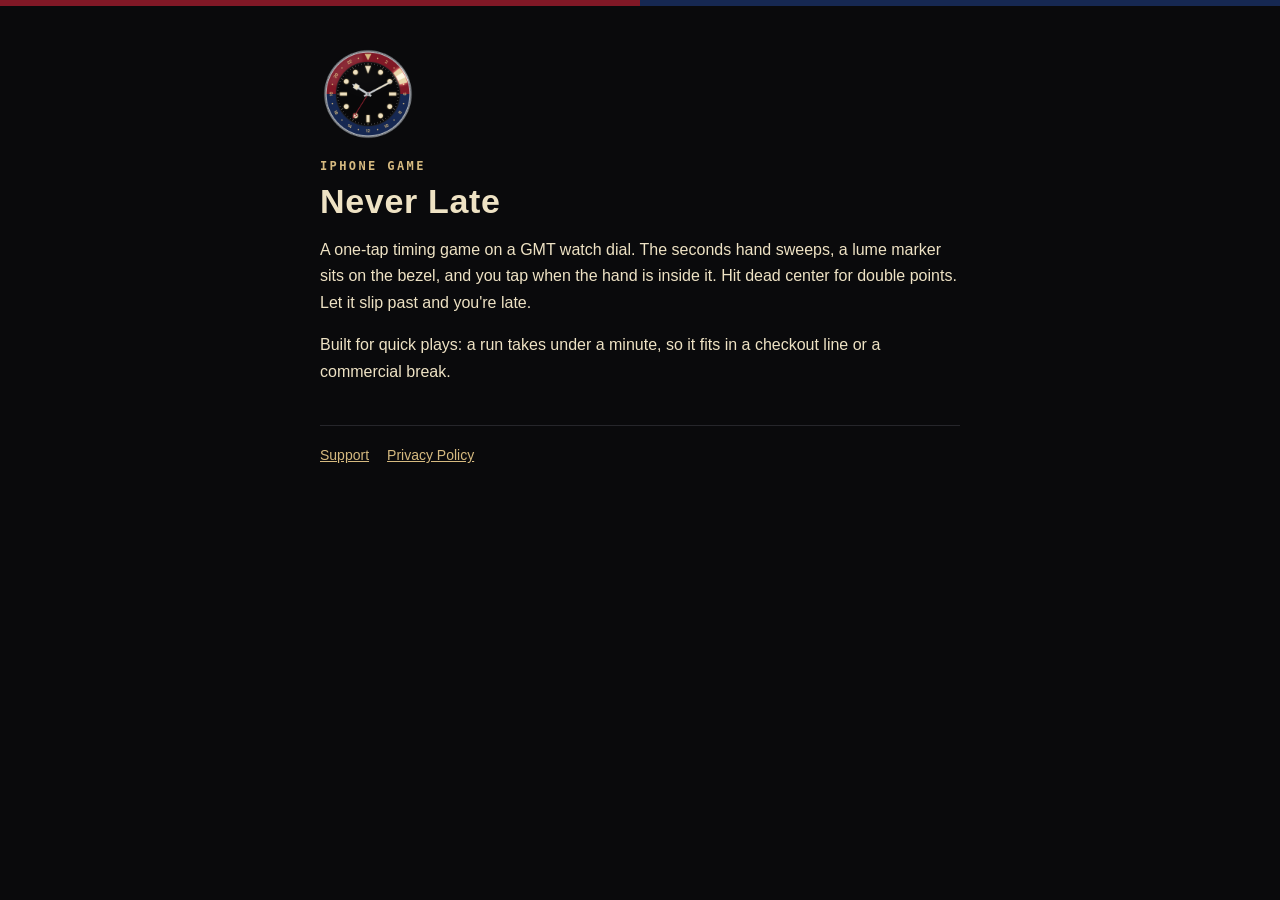
<file: docs/index.html>
<!doctype html>
<html lang="en">
<head>
<meta charset="utf-8">
<meta name="viewport" content="width=device-width, initial-scale=1, viewport-fit=cover">
<title>Never Late</title>
<link rel="stylesheet" href="style.css">
</head>
<body>
<div class="band"></div>
<main>
  <img class="icon" src="icon.png" alt="Never Late app icon">
  <div class="eyebrow">iPhone game</div>
  <h1>Never Late</h1>
  <p>A one-tap timing game on a GMT watch dial. The seconds hand sweeps, a lume marker sits on the bezel, and you tap when the hand is inside it. Hit dead center for double points. Let it slip past and you're late.</p>
  <p>Built for quick plays: a run takes under a minute, so it fits in a checkout line or a commercial break.</p>
  <nav><a href="support.html">Support</a><a href="privacy.html">Privacy Policy</a></nav>
</main>
</body>
</html>
</file>
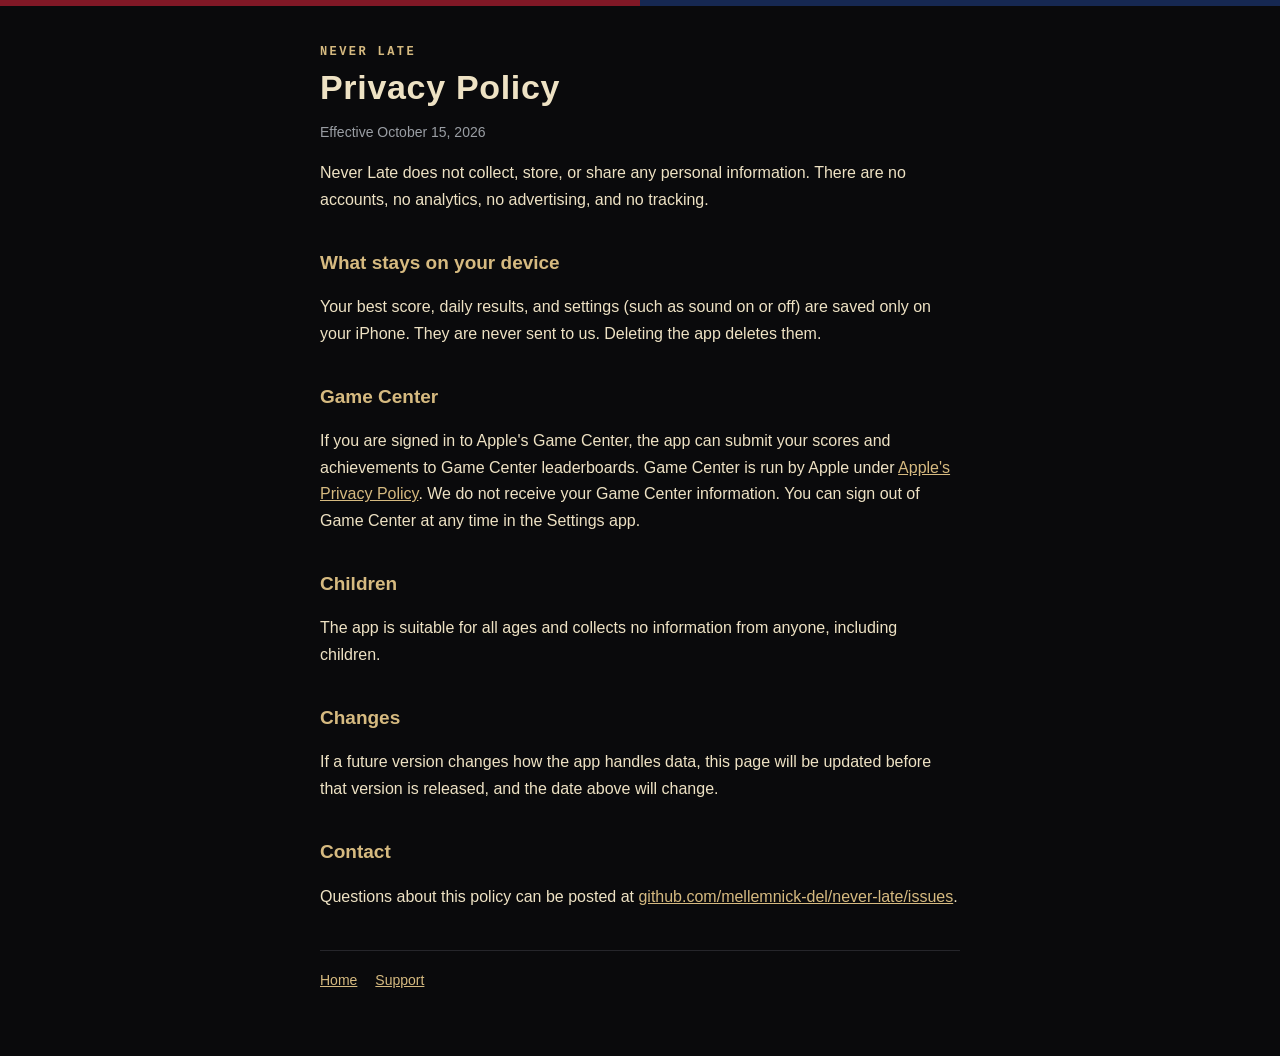
<file: docs/privacy.html>
<!doctype html>
<html lang="en">
<head>
<meta charset="utf-8">
<meta name="viewport" content="width=device-width, initial-scale=1, viewport-fit=cover">
<title>Never Late Privacy Policy</title>
<link rel="stylesheet" href="style.css">
</head>
<body>
<div class="band"></div>
<main>
  <div class="eyebrow">Never Late</div>
  <h1>Privacy Policy</h1>
  <p class="muted">Effective October 15, 2026</p>

  <p>Never Late does not collect, store, or share any personal information. There are no accounts, no analytics, no advertising, and no tracking.</p>

  <h2>What stays on your device</h2>
  <p>Your best score, daily results, and settings (such as sound on or off) are saved only on your iPhone. They are never sent to us. Deleting the app deletes them.</p>

  <h2>Game Center</h2>
  <p>If you are signed in to Apple's Game Center, the app can submit your scores and achievements to Game Center leaderboards. Game Center is run by Apple under <a href="https://www.apple.com/legal/privacy/">Apple's Privacy Policy</a>. We do not receive your Game Center information. You can sign out of Game Center at any time in the Settings app.</p>

  <h2>Children</h2>
  <p>The app is suitable for all ages and collects no information from anyone, including children.</p>

  <h2>Changes</h2>
  <p>If a future version changes how the app handles data, this page will be updated before that version is released, and the date above will change.</p>

  <h2>Contact</h2>
  <p>Questions about this policy can be posted at <a href="https://github.com/mellemnick-del/never-late/issues">github.com/mellemnick-del/never-late/issues</a>.</p>

  <nav><a href="index.html">Home</a><a href="support.html">Support</a></nav>
</main>
</body>
</html>
</file>
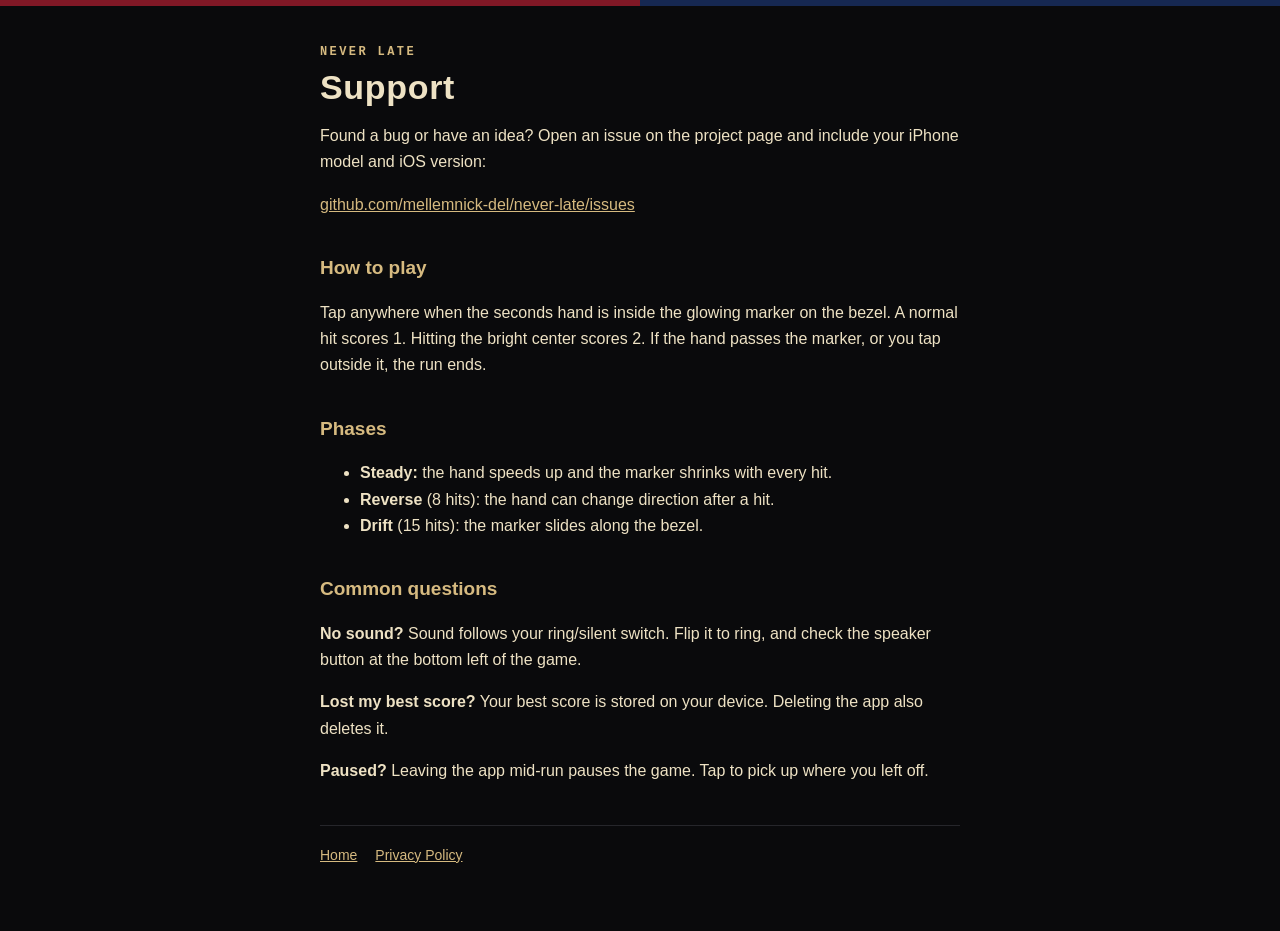
<file: docs/support.html>
<!doctype html>
<html lang="en">
<head>
<meta charset="utf-8">
<meta name="viewport" content="width=device-width, initial-scale=1, viewport-fit=cover">
<title>Never Late Support</title>
<link rel="stylesheet" href="style.css">
</head>
<body>
<div class="band"></div>
<main>
  <div class="eyebrow">Never Late</div>
  <h1>Support</h1>
  <p>Found a bug or have an idea? Open an issue on the project page and include your iPhone model and iOS version:</p>
  <p><a href="https://github.com/mellemnick-del/never-late/issues">github.com/mellemnick-del/never-late/issues</a></p>

  <h2>How to play</h2>
  <p>Tap anywhere when the seconds hand is inside the glowing marker on the bezel. A normal hit scores 1. Hitting the bright center scores 2. If the hand passes the marker, or you tap outside it, the run ends.</p>

  <h2>Phases</h2>
  <ul>
    <li><strong>Steady:</strong> the hand speeds up and the marker shrinks with every hit.</li>
    <li><strong>Reverse</strong> (8 hits): the hand can change direction after a hit.</li>
    <li><strong>Drift</strong> (15 hits): the marker slides along the bezel.</li>
  </ul>

  <h2>Common questions</h2>
  <p><strong>No sound?</strong> Sound follows your ring/silent switch. Flip it to ring, and check the speaker button at the bottom left of the game.</p>
  <p><strong>Lost my best score?</strong> Your best score is stored on your device. Deleting the app also deletes it.</p>
  <p><strong>Paused?</strong> Leaving the app mid-run pauses the game. Tap to pick up where you left off.</p>

  <nav><a href="index.html">Home</a><a href="privacy.html">Privacy Policy</a></nav>
</main>
</body>
</html>
</file>
<file: docs/style.css>
:root {
  --bg: #0a0a0c; --fg: #eee2c4; --muted: #9a9ea4; --gilt: #d6ba80;
  --burgundy: #801826; --navy: #162852; --rule: #26262b;
  color-scheme: dark;
}
* { box-sizing: border-box; }
body {
  margin: 0; background: var(--bg); color: var(--fg);
  font: 16px/1.65 -apple-system, BlinkMacSystemFont, "Helvetica Neue", Arial, sans-serif;
}
.band { height: 6px; background: linear-gradient(90deg, var(--burgundy) 50%, var(--navy) 50%); }
main {
  max-width: 680px; margin: 0 auto;
  padding-block: 40px 64px;
  padding-left: max(20px, env(safe-area-inset-left));
  padding-right: max(20px, env(safe-area-inset-right));
}
.eyebrow { font: 600 12px/1 ui-monospace, Menlo, monospace; letter-spacing: .2em; color: var(--gilt); text-transform: uppercase; }
h1 { font-size: 34px; line-height: 1.15; margin: 10px 0 6px; letter-spacing: .02em; text-wrap: balance; }
h2 { font-size: 19px; margin: 34px 0 6px; color: var(--gilt); }
p, li { color: var(--fg); }
.muted { color: var(--muted); font-size: 14px; }
a { color: var(--gilt); }
nav { display: flex; gap: 18px; flex-wrap: wrap; margin-top: 40px; padding-top: 18px; border-top: 1px solid var(--rule); font-size: 14px; }
img.icon { width: 96px; height: 96px; border-radius: 22px; display: block; margin-bottom: 18px; }
</file>
